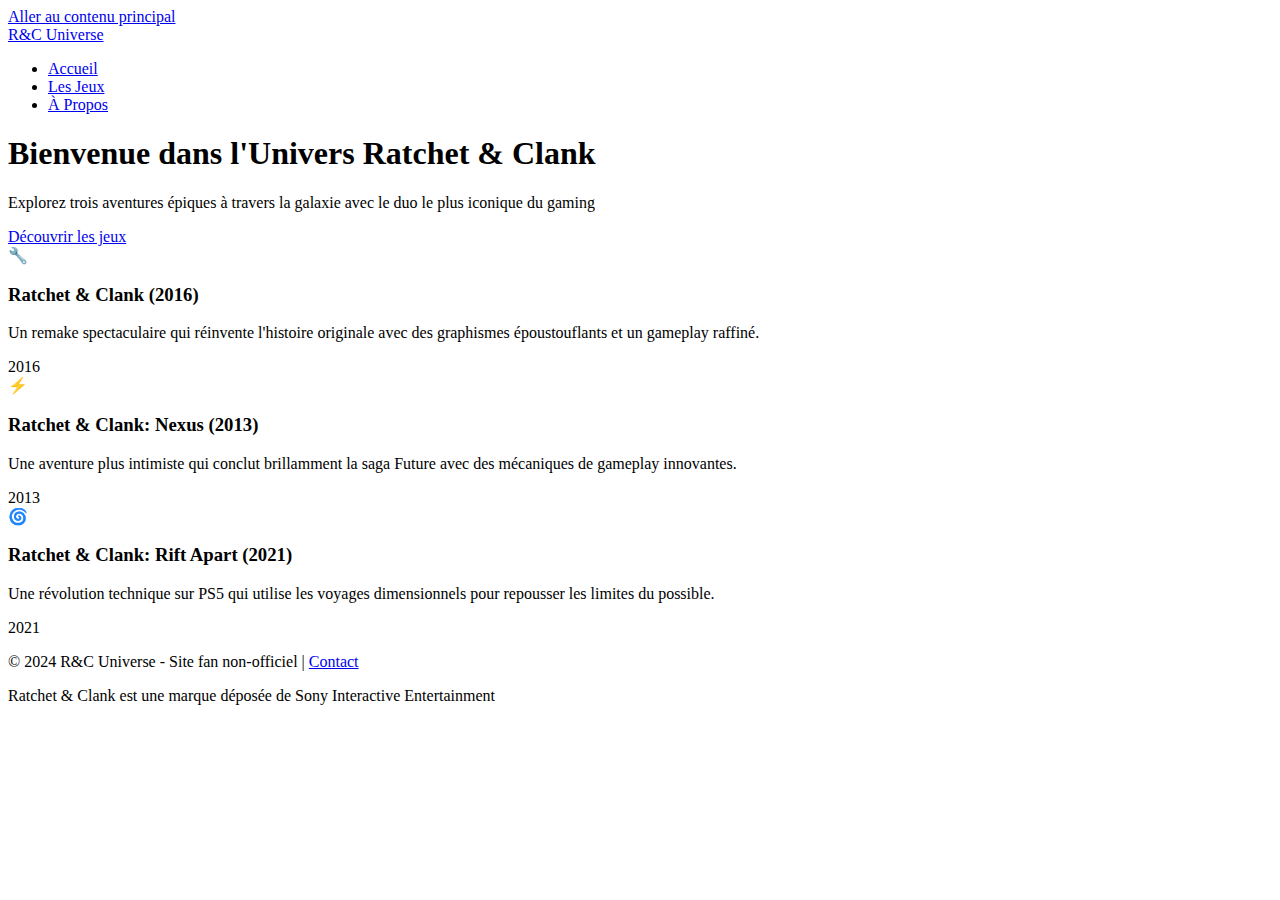
<file: index.html>
<!DOCTYPE html>
<html lang="fr">
<head>
    <meta charset="UTF-8">
    <meta name="viewport" content="width=device-width, initial-scale=1.0">
    <meta name="description" content="Découvrez l'univers de Ratchet & Clank à travers trois jeux emblématiques">
    <title>Ratchet & Clank - Accueil</title>
</head>
<body>
    <a href="#main-content" class="skip-link">Aller au contenu principal</a>
    
    <header>
        <nav role="navigation" aria-label="Navigation principale">
            <a href="index.html" class="logo" aria-label="Retour à l'accueil">R&C Universe</a>
            <ul>
                <li><a href="index.html" aria-current="page">Accueil</a></li>
                <li><a href="jeux.html">Les Jeux</a></li>
                <li><a href="apropos.html">À Propos</a></li>
            </ul>
        </nav>
    </header>

    <main id="main-content">
        <section class="hero">
            <div class="hero-content">
                <h1>Bienvenue dans l'Univers Ratchet & Clank</h1>
                <p>Explorez trois aventures épiques à travers la galaxie avec le duo le plus iconique du gaming</p>
                <a href="jeux.html" class="cta-button">Découvrir les jeux</a>
            </div>
        </section>

        <section class="games-grid">
            <article class="game-card">
                <div class="game-image" aria-hidden="true">🔧</div>
                <div class="game-content">
                    <h3>Ratchet & Clank (2016)</h3>
                    <p>Un remake spectaculaire qui réinvente l'histoire originale avec des graphismes époustouflants et un gameplay raffiné.</p>
                    <span class="game-year">2016</span>
                </div>
            </article>

            <article class="game-card">
                <div class="game-image" aria-hidden="true">⚡</div>
                <div class="game-content">
                    <h3>Ratchet & Clank: Nexus (2013)</h3>
                    <p>Une aventure plus intimiste qui conclut brillamment la saga Future avec des mécaniques de gameplay innovantes.</p>
                    <span class="game-year">2013</span>
                </div>
            </article>

            <article class="game-card">
                <div class="game-image" aria-hidden="true">🌀</div>
                <div class="game-content">
                    <h3>Ratchet & Clank: Rift Apart (2021)</h3>
                    <p>Une révolution technique sur PS5 qui utilise les voyages dimensionnels pour repousser les limites du possible.</p>
                    <span class="game-year">2021</span>
                </div>
            </article>
        </section>
    </main>

    <footer role="contentinfo">
        <p>&copy; 2024 R&C Universe - Site fan non-officiel | <a href="apropos.html">Contact</a></p>
        <p>Ratchet & Clank est une marque déposée de Sony Interactive Entertainment</p>
    </footer>
</body>
</html>
</file>
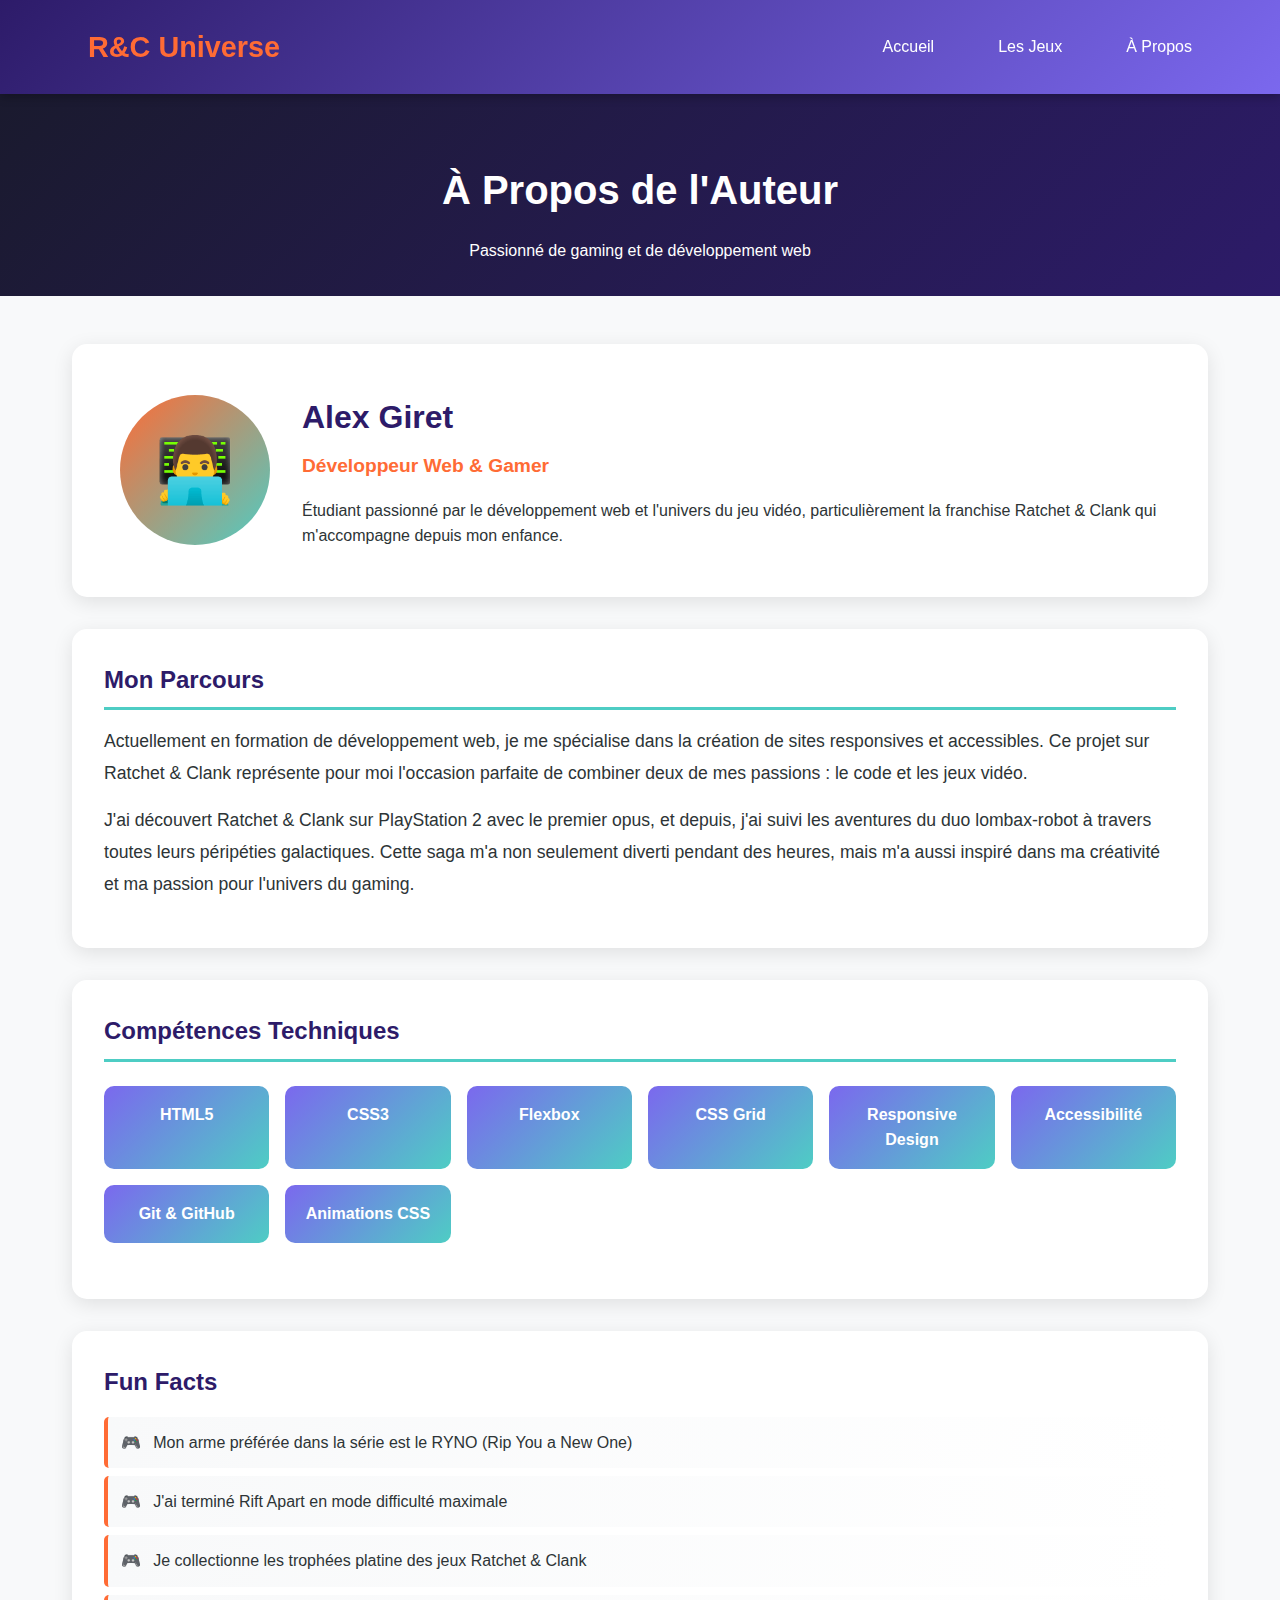
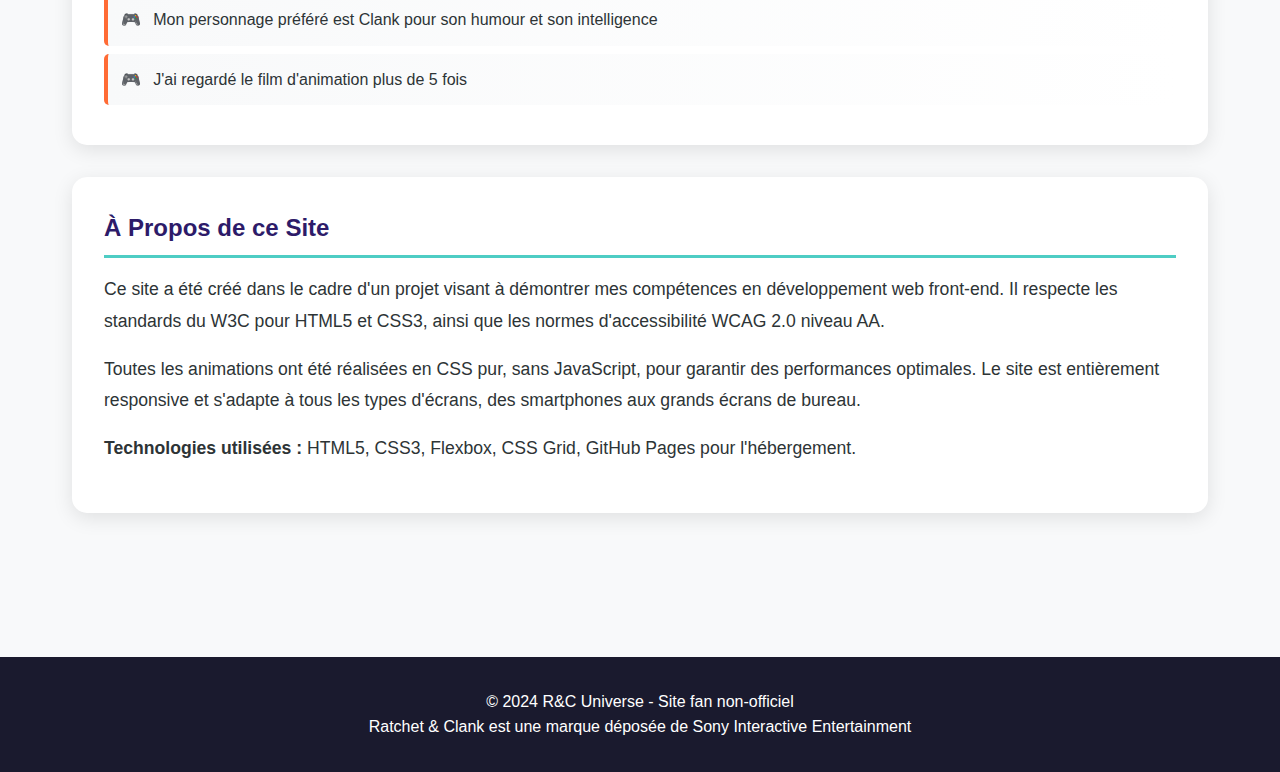
<file: SAE14/apropos.html>
<!DOCTYPE html>
<html lang="fr">
<head>
    <meta charset="UTF-8">
    <meta name="viewport" content="width=device-width, initial-scale=1.0">
    <meta name="description" content="À propos de l'auteur du site Ratchet & Clank Universe">
    <title>À Propos - Ratchet & Clank</title>
    <link rel="stylesheet" href="styles.css">
</head>
<body>
    <a href="#main-content" class="skip-link">Aller au contenu principal</a>
    
    <header>
        <nav role="navigation" aria-label="Navigation principale">
            <a href="index.html" class="logo" aria-label="Retour à l'accueil">R&C Universe</a>
            <ul>
                <li><a href="index.html">Accueil</a></li>
                <li><a href="jeux.html">Les Jeux</a></li>
                <li><a href="apropos.html" aria-current="page">À Propos</a></li>
            </ul>
        </nav>
    </header>

    <div class="page-header">
        <h1>À Propos de l'Auteur</h1>
        <p>Passionné de gaming et de développement web</p>
    </div>

    <main id="main-content" class="container">
        <section class="profile-section">
            <div class="profile-avatar" aria-hidden="true">👨‍💻</div>
            <div class="profile-info">
                <h2>Alex Giret</h2>
                <p class="subtitle">Développeur Web & Gamer</p>
                <p>Étudiant passionné par le développement web et l'univers du jeu vidéo, particulièrement la franchise Ratchet & Clank qui m'accompagne depuis mon enfance.</p>
            </div>
        </section>

        <article class="about-content">
            <h3>Mon Parcours</h3>
            <p>
                Actuellement en formation de développement web, je me spécialise dans la création de sites responsives et accessibles. Ce projet sur Ratchet & Clank représente pour moi l'occasion parfaite de combiner deux de mes passions : le code et les jeux vidéo.
            </p>
            <p>
                J'ai découvert Ratchet & Clank sur PlayStation 2 avec le premier opus, et depuis, j'ai suivi les aventures du duo lombax-robot à travers toutes leurs péripéties galactiques. Cette saga m'a non seulement diverti pendant des heures, mais m'a aussi inspiré dans ma créativité et ma passion pour l'univers du gaming.
            </p>
        </article>

        <article class="about-content">
            <h3>Compétences Techniques</h3>
            <div class="skills-grid">
                <div class="skill-badge">HTML5</div>
                <div class="skill-badge">CSS3</div>
                <div class="skill-badge">Flexbox</div>
                <div class="skill-badge">CSS Grid</div>
                <div class="skill-badge">Responsive Design</div>
                <div class="skill-badge">Accessibilité</div>
                <div class="skill-badge">Git & GitHub</div>
                <div class="skill-badge">Animations CSS</div>
            </div>
        </article>

        <article class="fun-facts">
            <h3>Fun Facts</h3>
            <ul>
                <li>Mon arme préférée dans la série est le RYNO (Rip You a New One)</li>
                <li>J'ai terminé Rift Apart en mode difficulté maximale</li>
                <li>Je collectionne les trophées platine des jeux Ratchet & Clank</li>
                <li>Mon personnage préféré est Clank pour son humour et son intelligence</li>
                <li>J'ai regardé le film d'animation plus de 5 fois</li>
            </ul>
        </article>
        <article class="about-content">
            <h3>À Propos de ce Site</h3>
            <p>
                Ce site a été créé dans le cadre d'un projet visant à démontrer mes compétences en développement web front-end. Il respecte les standards du W3C pour HTML5 et CSS3, ainsi que les normes d'accessibilité WCAG 2.0 niveau AA.
            </p>
            <p>
                Toutes les animations ont été réalisées en CSS pur, sans JavaScript, pour garantir des performances optimales. Le site est entièrement responsive et s'adapte à tous les types d'écrans, des smartphones aux grands écrans de bureau.
            </p>
            <p>
                <strong>Technologies utilisées :</strong> HTML5, CSS3, Flexbox, CSS Grid, GitHub Pages pour l'hébergement.
            </p>
        </article>
    </main>

    <footer role="contentinfo">
        <p>&copy; 2024 R&C Universe - Site fan non-officiel</p>
        <p>Ratchet & Clank est une marque déposée de Sony Interactive Entertainment</p>
    </footer>
</body>
</html>
</file>
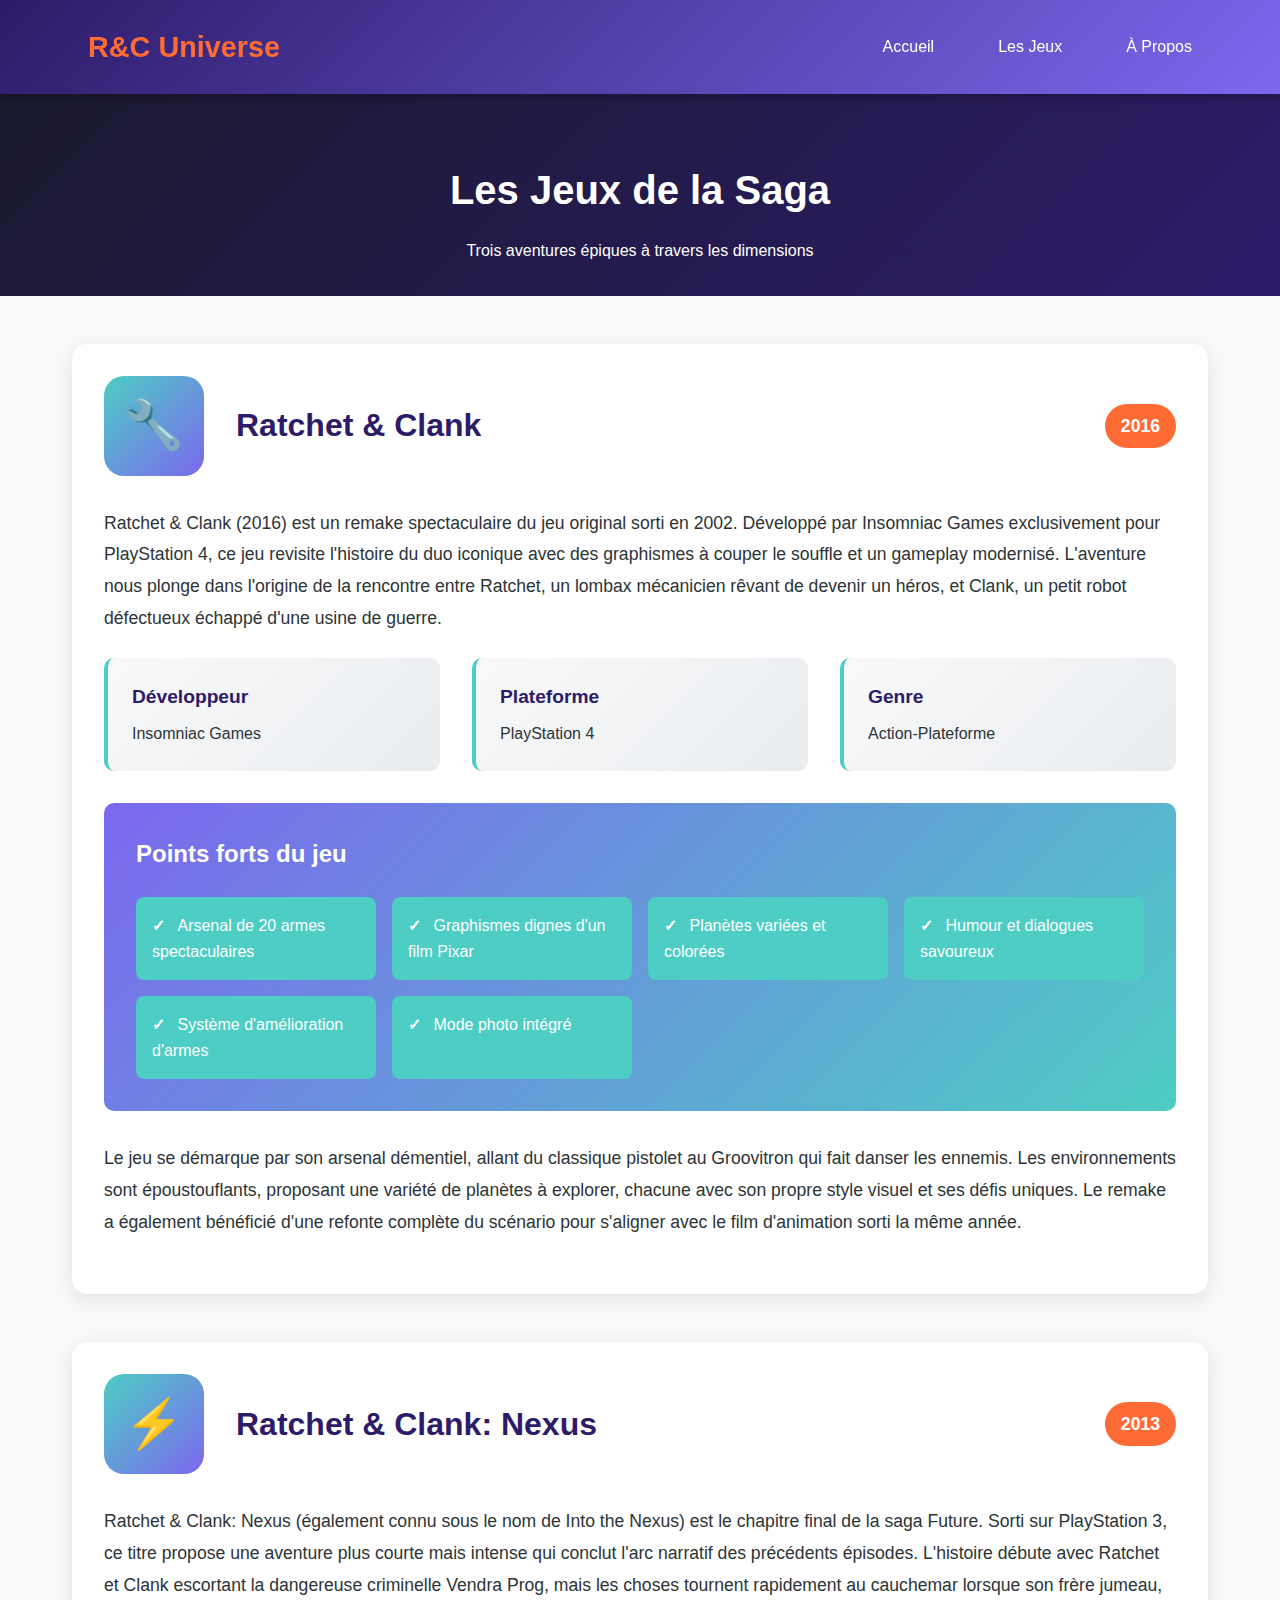
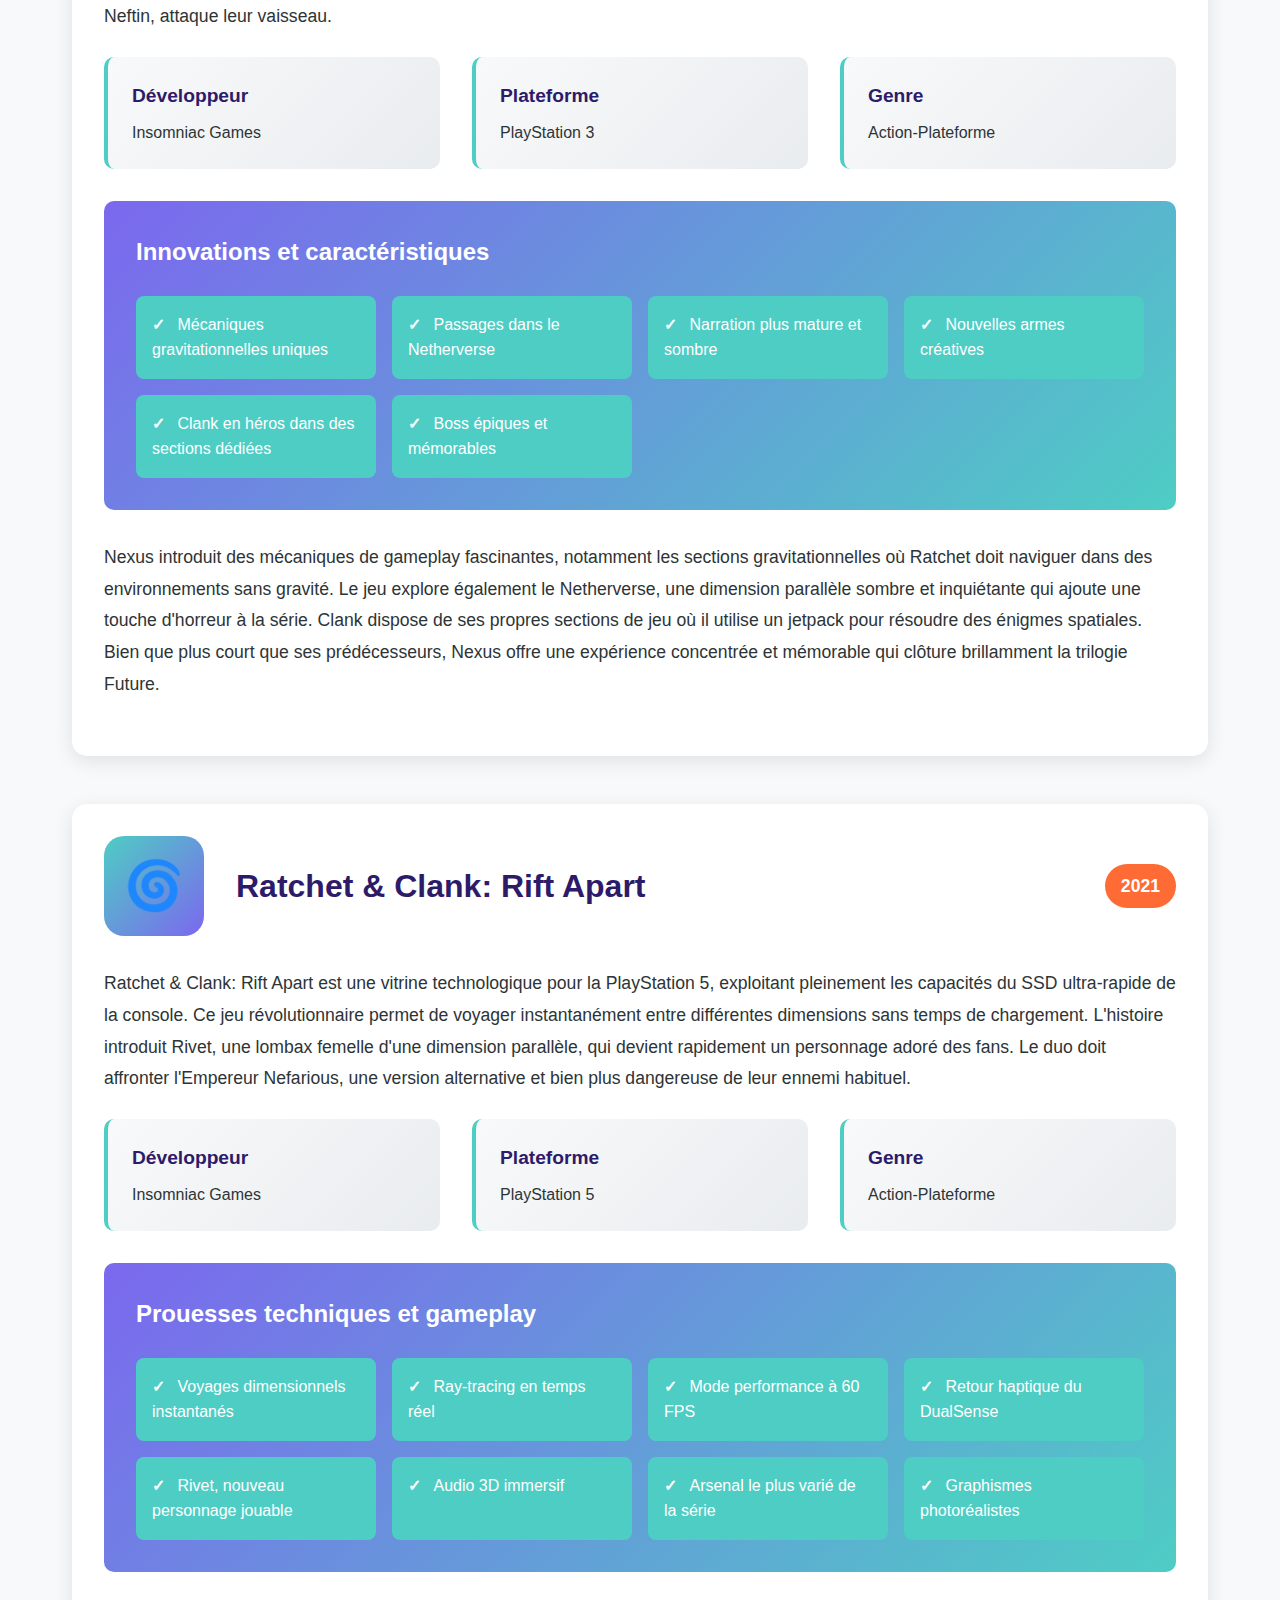
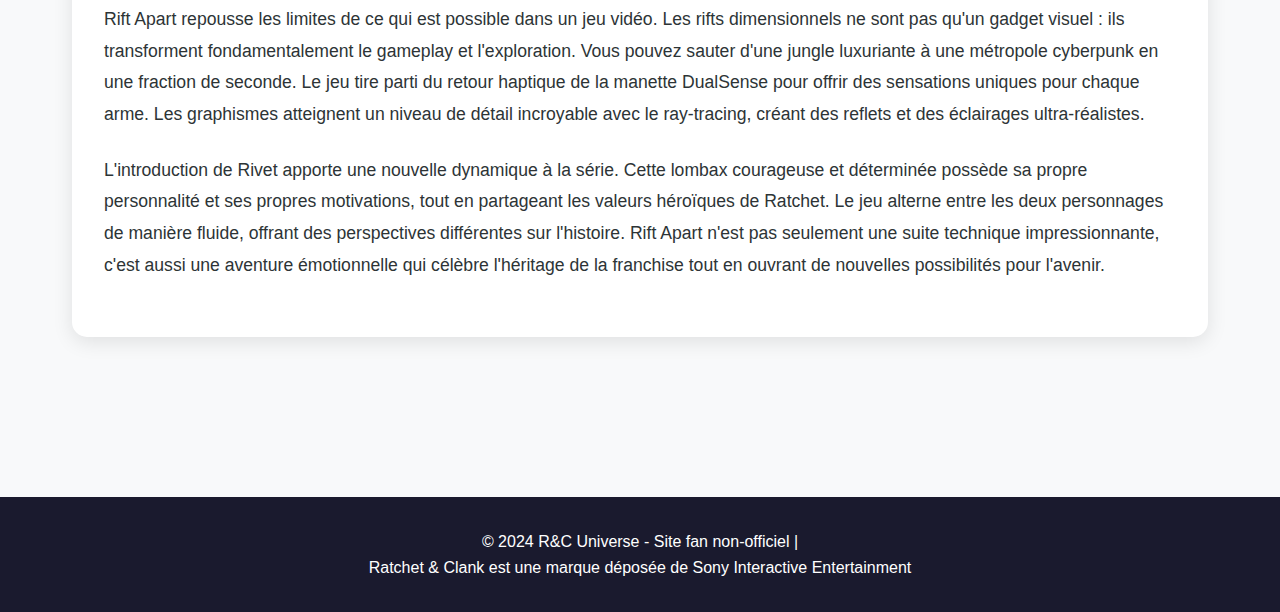
<file: SAE14/jeux.html>
<!DOCTYPE html>
<html lang="fr">
<head>
    <meta charset="UTF-8">
    <meta name="viewport" content="width=device-width, initial-scale=1.0">
    <meta name="description" content="Découvrez en détail les trois jeux Ratchet & Clank : 2016, Nexus et Rift Apart">
    <title>Les Jeux - Ratchet & Clank</title>
    <link rel="stylesheet" href="styles.css">
</head>
<body>
    <a href="#main-content" class="skip-link">Aller au contenu principal</a>
    
    <header>
        <nav role="navigation" aria-label="Navigation principale">
            <a href="index.html" class="logo" aria-label="Retour à l'accueil">R&C Universe</a>
            <ul>
                <li><a href="index.html">Accueil</a></li>
                <li><a href="jeux.html" aria-current="page">Les Jeux</a></li>
                <li><a href="apropos.html">À Propos</a></li>
            </ul>
        </nav>
    </header>

    <div class="page-header">
        <h1>Les Jeux de la Saga</h1>
        <p>Trois aventures épiques à travers les dimensions</p>
    </div>

    <main id="main-content" class="container">
        <article class="game-section">
            <div class="game-header">
                <div class="game-icon" aria-hidden="true">🔧</div>
                <h2>Ratchet & Clank</h2>
                <span class="game-year-badge">2016</span>
            </div>

            <p class="description">
                Ratchet & Clank (2016) est un remake spectaculaire du jeu original sorti en 2002. Développé par Insomniac Games exclusivement pour PlayStation 4, ce jeu revisite l'histoire du duo iconique avec des graphismes à couper le souffle et un gameplay modernisé. L'aventure nous plonge dans l'origine de la rencontre entre Ratchet, un lombax mécanicien rêvant de devenir un héros, et Clank, un petit robot défectueux échappé d'une usine de guerre.
            </p>

            <div class="game-info">
                <div class="info-card">
                    <h3>Développeur</h3>
                    <p>Insomniac Games</p>
                </div>
                <div class="info-card">
                    <h3>Plateforme</h3>
                    <p>PlayStation 4</p>
                </div>
                <div class="info-card">
                    <h3>Genre</h3>
                    <p>Action-Plateforme</p>
                </div>
            </div>

            <div class="highlight-box">
                <h3>Points forts du jeu</h3>
                <ul class="features-list">
                    <li>Arsenal de 20 armes spectaculaires</li>
                    <li>Graphismes dignes d'un film Pixar</li>
                    <li>Planètes variées et colorées</li>
                    <li>Humour et dialogues savoureux</li>
                    <li>Système d'amélioration d'armes</li>
                    <li>Mode photo intégré</li>
                </ul>
            </div>

            <p class="description">
                Le jeu se démarque par son arsenal démentiel, allant du classique pistolet au Groovitron qui fait danser les ennemis. Les environnements sont époustouflants, proposant une variété de planètes à explorer, chacune avec son propre style visuel et ses défis uniques. Le remake a également bénéficié d'une refonte complète du scénario pour s'aligner avec le film d'animation sorti la même année.
            </p>
        </article>

        <article class="game-section">
            <div class="game-header">
                <div class="game-icon" aria-hidden="true">⚡</div>
                <h2>Ratchet & Clank: Nexus</h2>
                <span class="game-year-badge">2013</span>
            </div>

            <p class="description">
                Ratchet & Clank: Nexus (également connu sous le nom de Into the Nexus) est le chapitre final de la saga Future. Sorti sur PlayStation 3, ce titre propose une aventure plus courte mais intense qui conclut l'arc narratif des précédents épisodes. L'histoire débute avec Ratchet et Clank escortant la dangereuse criminelle Vendra Prog, mais les choses tournent rapidement au cauchemar lorsque son frère jumeau, Neftin, attaque leur vaisseau.
            </p>

            <div class="game-info">
                <div class="info-card">
                    <h3>Développeur</h3>
                    <p>Insomniac Games</p>
                </div>
                <div class="info-card">
                    <h3>Plateforme</h3>
                    <p>PlayStation 3</p>
                </div>
                <div class="info-card">
                    <h3>Genre</h3>
                    <p>Action-Plateforme</p>
                </div>
            </div>

            <div class="highlight-box">
                <h3>Innovations et caractéristiques</h3>
                <ul class="features-list">
                    <li>Mécaniques gravitationnelles uniques</li>
                    <li>Passages dans le Netherverse</li>
                    <li>Narration plus mature et sombre</li>
                    <li>Nouvelles armes créatives</li>
                    <li>Clank en héros dans des sections dédiées</li>
                    <li>Boss épiques et mémorables</li>
                </ul>
            </div>

            <p class="description">
                Nexus introduit des mécaniques de gameplay fascinantes, notamment les sections gravitationnelles où Ratchet doit naviguer dans des environnements sans gravité. Le jeu explore également le Netherverse, une dimension parallèle sombre et inquiétante qui ajoute une touche d'horreur à la série. Clank dispose de ses propres sections de jeu où il utilise un jetpack pour résoudre des énigmes spatiales. Bien que plus court que ses prédécesseurs, Nexus offre une expérience concentrée et mémorable qui clôture brillamment la trilogie Future.
            </p>
        </article>

        <article class="game-section">
            <div class="game-header">
                <div class="game-icon" aria-hidden="true">🌀</div>
                <h2>Ratchet & Clank: Rift Apart</h2>
                <span class="game-year-badge">2021</span>
            </div>

            <p class="description">
                Ratchet & Clank: Rift Apart est une vitrine technologique pour la PlayStation 5, exploitant pleinement les capacités du SSD ultra-rapide de la console. Ce jeu révolutionnaire permet de voyager instantanément entre différentes dimensions sans temps de chargement. L'histoire introduit Rivet, une lombax femelle d'une dimension parallèle, qui devient rapidement un personnage adoré des fans. Le duo doit affronter l'Empereur Nefarious, une version alternative et bien plus dangereuse de leur ennemi habituel.
            </p>

            <div class="game-info">
                <div class="info-card">
                    <h3>Développeur</h3>
                    <p>Insomniac Games</p>
                </div>
                <div class="info-card">
                    <h3>Plateforme</h3>
                    <p>PlayStation 5</p>
                </div>
                <div class="info-card">
                    <h3>Genre</h3>
                    <p>Action-Plateforme</p>
                </div>
            </div>

            <div class="highlight-box">
                <h3>Prouesses techniques et gameplay</h3>
                <ul class="features-list">
                    <li>Voyages dimensionnels instantanés</li>
                    <li>Ray-tracing en temps réel</li>
                    <li>Mode performance à 60 FPS</li>
                    <li>Retour haptique du DualSense</li>
                    <li>Rivet, nouveau personnage jouable</li>
                    <li>Audio 3D immersif</li>
                    <li>Arsenal le plus varié de la série</li>
                    <li>Graphismes photoréalistes</li>
                </ul>
            </div>

            <p class="description">
                Rift Apart repousse les limites de ce qui est possible dans un jeu vidéo. Les rifts dimensionnels ne sont pas qu'un gadget visuel : ils transforment fondamentalement le gameplay et l'exploration. Vous pouvez sauter d'une jungle luxuriante à une métropole cyberpunk en une fraction de seconde. Le jeu tire parti du retour haptique de la manette DualSense pour offrir des sensations uniques pour chaque arme. Les graphismes atteignent un niveau de détail incroyable avec le ray-tracing, créant des reflets et des éclairages ultra-réalistes.
            </p>

            <p class="description">
                L'introduction de Rivet apporte une nouvelle dynamique à la série. Cette lombax courageuse et déterminée possède sa propre personnalité et ses propres motivations, tout en partageant les valeurs héroïques de Ratchet. Le jeu alterne entre les deux personnages de manière fluide, offrant des perspectives différentes sur l'histoire. Rift Apart n'est pas seulement une suite technique impressionnante, c'est aussi une aventure émotionnelle qui célèbre l'héritage de la franchise tout en ouvrant de nouvelles possibilités pour l'avenir.
            </p>
        </article>
    </main>

    <footer role="contentinfo">
        <p>&copy; 2024 R&C Universe - Site fan non-officiel | </p>
        <p>Ratchet & Clank est une marque déposée de Sony Interactive Entertainment</p>
    </footer>
</body>
</html>
</file>
<file: SAE14/styles.css>
* {
    margin: 0;
    padding: 0;
    box-sizing: border-box;
}

:root {
    --primary-orange: #FF6B35;
    --primary-blue: #4ECDC4;
    --dark-purple: #2D1B69;
    --light-purple: #7B68EE;
    --bg-dark: #1a1a2e;
    --bg-light: #f8f9fa;
    --text-light: #ffffff;
    --text-dark: #2d3436;
}

body {
    font-family: 'Segoe UI', Tahoma, Geneva, Verdana, sans-serif;
    line-height: 1.6;
    color: var(--text-dark);
    background: var(--bg-light);
}

/* Header et Navigation */
header {
    background: linear-gradient(135deg, var(--dark-purple) 0%, var(--light-purple) 100%);
    color: var(--text-light);
    padding: 1rem 0;
    position: sticky;
    top: 0;
    z-index: 1000;
    box-shadow: 0 2px 10px rgba(0,0,0,0.3);
}

nav {
    display: flex;
    justify-content: space-between;
    align-items: center;
    max-width: 1200px;
    margin: 0 auto;
    padding: 0 2rem;
    flex-wrap: wrap;
}

.logo {
    font-size: 1.8rem;
    font-weight: bold;
    color: var(--primary-orange);
    text-decoration: none;
    animation: glow 2s ease-in-out infinite;
}

@keyframes glow {
    0%, 100% {
        text-shadow: 0 0 10px var(--primary-orange), 0 0 20px var(--primary-orange);
    }
    50% {
        text-shadow: 0 0 20px var(--primary-orange), 0 0 30px var(--primary-orange);
    }
}

nav ul {
    display: flex;
    list-style: none;
    gap: 2rem;
}

nav a {
    color: var(--text-light);
    text-decoration: none;
    transition: all 0.3s ease;
    padding: 0.5rem 1rem;
    border-radius: 5px;
}

nav a:hover, nav a:focus {
    background: var(--primary-orange);
    transform: translateY(-2px);
}

/* Skip Link pour accessibilité */
.skip-link {
    position: absolute;
    top: -40px;
    left: 0;
    background: var(--primary-orange);
    color: white;
    padding: 8px;
    text-decoration: none;
    z-index: 100;
}

.skip-link:focus {
    top: 0;
}

/* Hero Section (Page d'accueil) */
.hero {
    background: linear-gradient(135deg, var(--bg-dark) 0%, var(--dark-purple) 100%);
    color: var(--text-light);
    padding: 6rem 2rem;
    text-align: center;
    position: relative;
    overflow: hidden;
}

.hero::before {
    content: '';
    position: absolute;
    top: 0;
    left: 0;
    right: 0;
    bottom: 0;
    background: url('data:image/svg+xml,<svg xmlns="http://www.w3.org/2000/svg" viewBox="0 0 1200 120"><path fill="%234ECDC4" fill-opacity="0.1" d="M0,0 Q300,50 600,0 T1200,0 L1200,120 L0,120 Z"></path></svg>') repeat-x;
    animation: wave 20s linear infinite;
}

@keyframes wave {
    0% { background-position: 0 0; }
    100% { background-position: 1200px 0; }
}

.hero-content {
    position: relative;
    z-index: 1;
    max-width: 800px;
    margin: 0 auto;
}

.hero h1 {
    font-size: 3rem;
    margin-bottom: 1rem;
    animation: slideDown 1s ease-out;
}

@keyframes slideDown {
    from {
        opacity: 0;
        transform: translateY(-50px);
    }
    to {
        opacity: 1;
        transform: translateY(0);
    }
}

.hero p {
    font-size: 1.3rem;
    margin-bottom: 2rem;
    animation: fadeIn 1.5s ease-out;
}

@keyframes fadeIn {
    from { opacity: 0; }
    to { opacity: 1; }
}

.cta-button {
    display: inline-block;
    background: var(--primary-orange);
    color: var(--text-light);
    padding: 1rem 2rem;
    text-decoration: none;
    border-radius: 50px;
    font-weight: bold;
    transition: all 0.3s ease;
    animation: pulse 2s infinite;
}

@keyframes pulse {
    0%, 100% { transform: scale(1); }
    50% { transform: scale(1.05); }
}

.cta-button:hover, .cta-button:focus {
    background: var(--primary-blue);
    transform: scale(1.1);
    box-shadow: 0 10px 30px rgba(78, 205, 196, 0.4);
}

/* Grid de jeux (Page d'accueil) */
.games-grid {
    display: grid;
    grid-template-columns: repeat(auto-fit, minmax(300px, 1fr));
    gap: 2rem;
    max-width: 1200px;
    margin: 4rem auto;
    padding: 0 2rem;
}

.game-card {
    background: white;
    border-radius: 15px;
    overflow: hidden;
    box-shadow: 0 5px 20px rgba(0,0,0,0.1);
    transition: all 0.3s ease;
}

.game-card:hover, .game-card:focus-within {
    transform: translateY(-10px);
    box-shadow: 0 15px 40px rgba(0,0,0,0.2);
}

.game-image {
    width: 100%;
    height: 200px;
    background: linear-gradient(135deg, var(--primary-blue) 0%, var(--light-purple) 100%);
    display: flex;
    align-items: center;
    justify-content: center;
    font-size: 3rem;
    color: white;
}

.game-content {
    padding: 1.5rem;
}

.game-content h3 {
    color: var(--dark-purple);
    margin-bottom: 1rem;
    font-size: 1.5rem;
}

.game-content p {
    color: var(--text-dark);
    margin-bottom: 1rem;
}

.game-year {
    display: inline-block;
    background: var(--primary-orange);
    color: white;
    padding: 0.3rem 0.8rem;
    border-radius: 20px;
    font-size: 0.9rem;
    font-weight: bold;
}

/* Page Header (Pages internes) */
.page-header {
    background: linear-gradient(135deg, var(--bg-dark) 0%, var(--dark-purple) 100%);
    color: var(--text-light);
    padding: 4rem 2rem 2rem;
    text-align: center;
}

.page-header h1 {
    font-size: 2.5rem;
    margin-bottom: 1rem;
    animation: slideIn 0.8s ease-out;
}

@keyframes slideIn {
    from {
        opacity: 0;
        transform: translateX(-50px);
    }
    to {
        opacity: 1;
        transform: translateX(0);
    }
}

/* Container général */
.container {
    max-width: 1200px;
    margin: 0 auto;
    padding: 3rem 2rem;
}

/* Sections de jeux (Page jeux.html) */
.game-section {
    background: white;
    border-radius: 15px;
    padding: 2rem;
    margin-bottom: 3rem;
    box-shadow: 0 5px 20px rgba(0,0,0,0.1);
    transition: all 0.3s ease;
}

.game-section:hover {
    box-shadow: 0 10px 40px rgba(0,0,0,0.15);
    transform: translateY(-5px);
}

.game-header {
    display: flex;
    align-items: center;
    gap: 2rem;
    margin-bottom: 2rem;
    flex-wrap: wrap;
}

.game-icon {
    width: 100px;
    height: 100px;
    background: linear-gradient(135deg, var(--primary-blue) 0%, var(--light-purple) 100%);
    border-radius: 20px;
    display: flex;
    align-items: center;
    justify-content: center;
    font-size: 3rem;
    flex-shrink: 0;
    animation: rotate 3s ease-in-out infinite;
}

@keyframes rotate {
    0%, 100% { transform: rotate(0deg); }
    50% { transform: rotate(5deg); }
}

.game-header h2 {
    color: var(--dark-purple);
    font-size: 2rem;
    flex: 1;
}

.game-year-badge {
    background: var(--primary-orange);
    color: white;
    padding: 0.5rem 1rem;
    border-radius: 25px;
    font-weight: bold;
    font-size: 1.1rem;
}

.game-info {
    display: grid;
    grid-template-columns: repeat(auto-fit, minmax(250px, 1fr));
    gap: 2rem;
    margin-bottom: 2rem;
}

.info-card {
    background: linear-gradient(135deg, #f8f9fa 0%, #e9ecef 100%);
    padding: 1.5rem;
    border-radius: 10px;
    border-left: 4px solid var(--primary-blue);
}

.info-card h3 {
    color: var(--dark-purple);
    margin-bottom: 0.5rem;
    font-size: 1.2rem;
}

.info-card p {
    color: var(--text-dark);
}

.features-list {
    list-style: none;
    display: grid;
    grid-template-columns: repeat(auto-fit, minmax(200px, 1fr));
    gap: 1rem;
    margin-top: 1.5rem;
}

.features-list li {
    background: var(--primary-blue);
    color: white;
    padding: 1rem;
    border-radius: 8px;
    transition: all 0.3s ease;
}

.features-list li:hover {
    background: var(--primary-orange);
    transform: scale(1.05);
}

.features-list li::before {
    content: "✓ ";
    font-weight: bold;
    margin-right: 0.5rem;
}

.description {
    font-size: 1.1rem;
    line-height: 1.8;
    color: var(--text-dark);
    margin-bottom: 1.5rem;
}

.highlight-box {
    background: linear-gradient(135deg, var(--light-purple) 0%, var(--primary-blue) 100%);
    color: white;
    padding: 2rem;
    border-radius: 10px;
    margin: 2rem 0;
}

.highlight-box h3 {
    margin-bottom: 1rem;
    font-size: 1.5rem;
}

/* Page À Propos */
.profile-section {
    background: white;
    border-radius: 15px;
    padding: 3rem;
    margin-bottom: 2rem;
    box-shadow: 0 5px 20px rgba(0,0,0,0.1);
    display: flex;
    gap: 2rem;
    align-items: center;
    flex-wrap: wrap;
}

.profile-avatar {
    width: 150px;
    height: 150px;
    background: linear-gradient(135deg, var(--primary-orange) 0%, var(--primary-blue) 100%);
    border-radius: 50%;
    display: flex;
    align-items: center;
    justify-content: center;
    font-size: 4rem;
    flex-shrink: 0;
    animation: bounce 2s ease-in-out infinite;
}

@keyframes bounce {
    0%, 100% {
        transform: translateY(0);
    }
    50% {
        transform: translateY(-10px);
    }
}

.profile-info {
    flex: 1;
    min-width: 250px;
}

.profile-info h2 {
    color: var(--dark-purple);
    font-size: 2rem;
    margin-bottom: 0.5rem;
}

.profile-info .subtitle {
    color: var(--primary-orange);
    font-size: 1.2rem;
    font-weight: bold;
    margin-bottom: 1rem;
}

.about-content {
    background: white;
    border-radius: 15px;
    padding: 2rem;
    margin-bottom: 2rem;
    box-shadow: 0 5px 20px rgba(0,0,0,0.1);
}

.about-content h3 {
    color: var(--dark-purple);
    font-size: 1.5rem;
    margin-bottom: 1rem;
    border-bottom: 3px solid var(--primary-blue);
    padding-bottom: 0.5rem;
}

.about-content p {
    margin-bottom: 1rem;
    font-size: 1.1rem;
    line-height: 1.8;
}

.skills-grid {
    display: grid;
    grid-template-columns: repeat(auto-fit, minmax(150px, 1fr));
    gap: 1rem;
    margin: 1.5rem 0;
}

.skill-badge {
    background: linear-gradient(135deg, var(--light-purple) 0%, var(--primary-blue) 100%);
    color: white;
    padding: 1rem;
    border-radius: 10px;
    text-align: center;
    font-weight: bold;
    transition: all 0.3s ease;
}

.skill-badge:hover {
    transform: scale(1.1) rotate(3deg);
    box-shadow: 0 5px 20px rgba(78, 205, 196, 0.4);
}

.contact-section {
    background: linear-gradient(135deg, var(--primary-orange) 0%, var(--primary-blue) 100%);
    color: white;
    border-radius: 15px;
    padding: 2rem;
    text-align: center;
    box-shadow: 0 5px 20px rgba(0,0,0,0.1);
}

.contact-section h3 {
    font-size: 1.8rem;
    margin-bottom: 1rem;
}

.contact-links {
    display: flex;
    justify-content: center;
    gap: 2rem;
    flex-wrap: wrap;
    margin-top: 1.5rem;
}

.contact-links a {
    background: white;
    color: var(--dark-purple);
    padding: 1rem 2rem;
    border-radius: 50px;
    text-decoration: none;
    font-weight: bold;
    transition: all 0.3s ease;
    display: inline-flex;
    align-items: center;
    gap: 0.5rem;
}

.contact-links a:hover, .contact-links a:focus {
    transform: translateY(-5px);
    box-shadow: 0 10px 30px rgba(0,0,0,0.3);
}

.fun-facts {
    background: white;
    border-radius: 15px;
    padding: 2rem;
    margin-bottom: 2rem;
    box-shadow: 0 5px 20px rgba(0,0,0,0.1);
}

.fun-facts h3 {
    color: var(--dark-purple);
    font-size: 1.5rem;
    margin-bottom: 1rem;
}

.fun-facts ul {
    list-style: none;
}

.fun-facts li {
    padding: 0.8rem;
    margin-bottom: 0.5rem;
    background: linear-gradient(to right, var(--bg-light) 0%, white 100%);
    border-left: 4px solid var(--primary-orange);
    border-radius: 5px;
    transition: all 0.3s ease;
}

.fun-facts li:hover {
    transform: translateX(10px);
    border-left-color: var(--primary-blue);
}

.fun-facts li::before {
    content: "🎮 ";
    margin-right: 0.5rem;
}

/* Footer */
footer {
    background: var(--bg-dark);
    color: var(--text-light);
    text-align: center;
    padding: 2rem;
    margin-top: 4rem;
}

footer a {
    color: var(--primary-blue);
    text-decoration: none;
}

footer a:hover, footer a:focus {
    text-decoration: underline;
}

/* Responsive */
@media (max-width: 768px) {
    nav ul {
        flex-direction: column;
        gap: 1rem;
        width: 100%;
        margin-top: 1rem;
    }

    .hero h1 {
        font-size: 2rem;
    }

    .hero p {
        font-size: 1.1rem;
    }

    .games-grid {
        grid-template-columns: 1fr;
    }

    .page-header h1 {
        font-size: 2rem;
    }

    .game-header {
        flex-direction: column;
        text-align: center;
    }

    .game-header h2 {
        font-size: 1.5rem;
    }

    .info-card {
        text-align: center;
    }

    .profile-section {
        flex-direction: column;
        text-align: center;
        padding: 2rem;
    }

    .profile-avatar {
        width: 120px;
        height: 120px;
        font-size: 3rem;
    }

    .contact-links {
        flex-direction: column;
        gap: 1rem;
    }

    .skills-grid {
        grid-template-columns: 1fr;
    }
}
</file>
